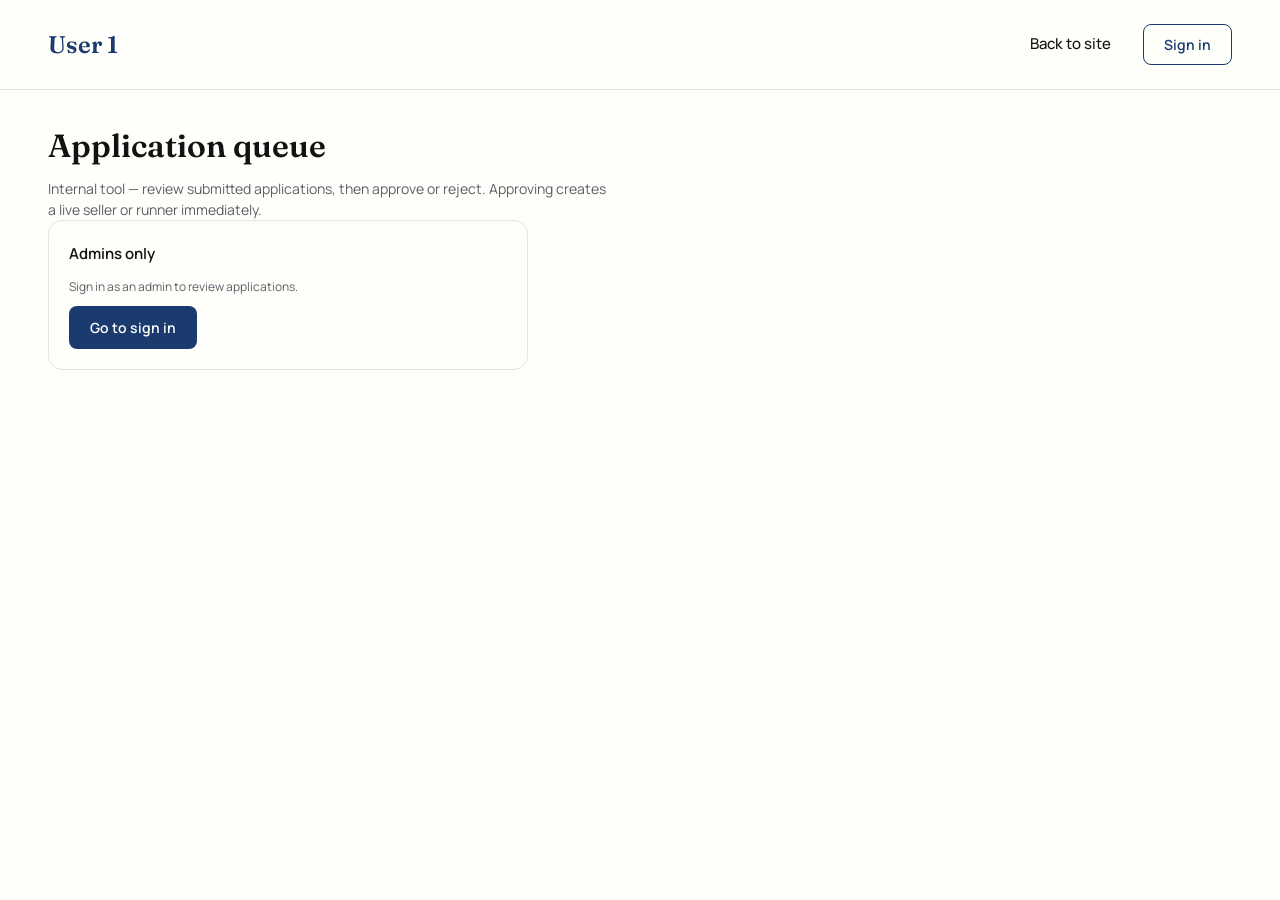
<file: admin.html>
<!doctype html>
<html lang="en">
<head>
<meta charset="utf-8">
<meta name="viewport" content="width=device-width, initial-scale=1">
<title>User 1 — Admin</title>
<link rel="stylesheet" href="https://fonts.googleapis.com/css2?family=Fraunces:wght@500;600&family=Manrope:wght@400;500;600;700&display=swap">
<link rel="stylesheet" href="css/styles.css">
</head>
<body>

<header class="site-header">
  <span class="logo">User 1</span>
  <nav class="site-nav">
    <a href="index.html">Back to site</a>
    <button class="btn btn-outline">Sign in</button>
  </nav>
</header>

<section class="page-heading">
  <h1>Application queue</h1>
  <p>Internal tool — review submitted applications, then approve or reject. Approving creates a live seller or runner immediately.</p>
</section>

<section class="panel" id="admin-denied" style="display: none; margin: 0 48px 48px; max-width: 480px;">
  <span class="panel-title">Admins only</span>
  <p class="panel-note">Sign in as an admin to review applications.</p>
  <a class="btn btn-primary" href="signin.html">Go to sign in</a>
</section>

<div id="admin-content" style="display: none;">

  <section class="filter-row">
    <button class="chip active">All</button>
    <button class="chip">Pending</button>
    <button class="chip">Approved</button>
    <button class="chip">Rejected</button>
  </section>

  <section class="applications-list" id="admin-applications-list">
    <!-- Rendered at runtime from Store.getApplications() -->
  </section>

  <section class="page-heading">
    <h2 class="listing-title" style="font-size: 20px;">Featured sellers</h2>
    <p>Featured sellers' listings appear first on browse with a "Featured" badge.</p>
  </section>

  <section class="applications-list" id="admin-featured-list">
    <!-- Rendered at runtime from Store.getSellers() -->
  </section>

  <section class="panel" style="margin: 0 48px 48px; max-width: 640px;">
    <span class="panel-title">Simulate inactivity</span>
    <p class="panel-note">Prototype only. Pushes an account's last activity back 91 days so you can see the 3-month lapse without waiting. The account disappears from browse until a reactivation request is approved here.</p>
    <label class="form-label" for="age-account-select">Account</label>
    <select class="form-input" id="age-account-select"></select>
    <button class="btn btn-outline" id="age-account-btn" style="align-self: flex-start; margin-top: 8px;">Make it 91 days inactive</button>
    <p class="panel-note" id="age-account-note"></p>
  </section>

</div>

<section class="applications-list" id="admin-applications-list">
  <!-- Rendered at runtime from Store.getApplications() -->
</section>

<script src="js/data.js"></script>
<script src="js/script.js"></script>
</body>
</html>
</file>
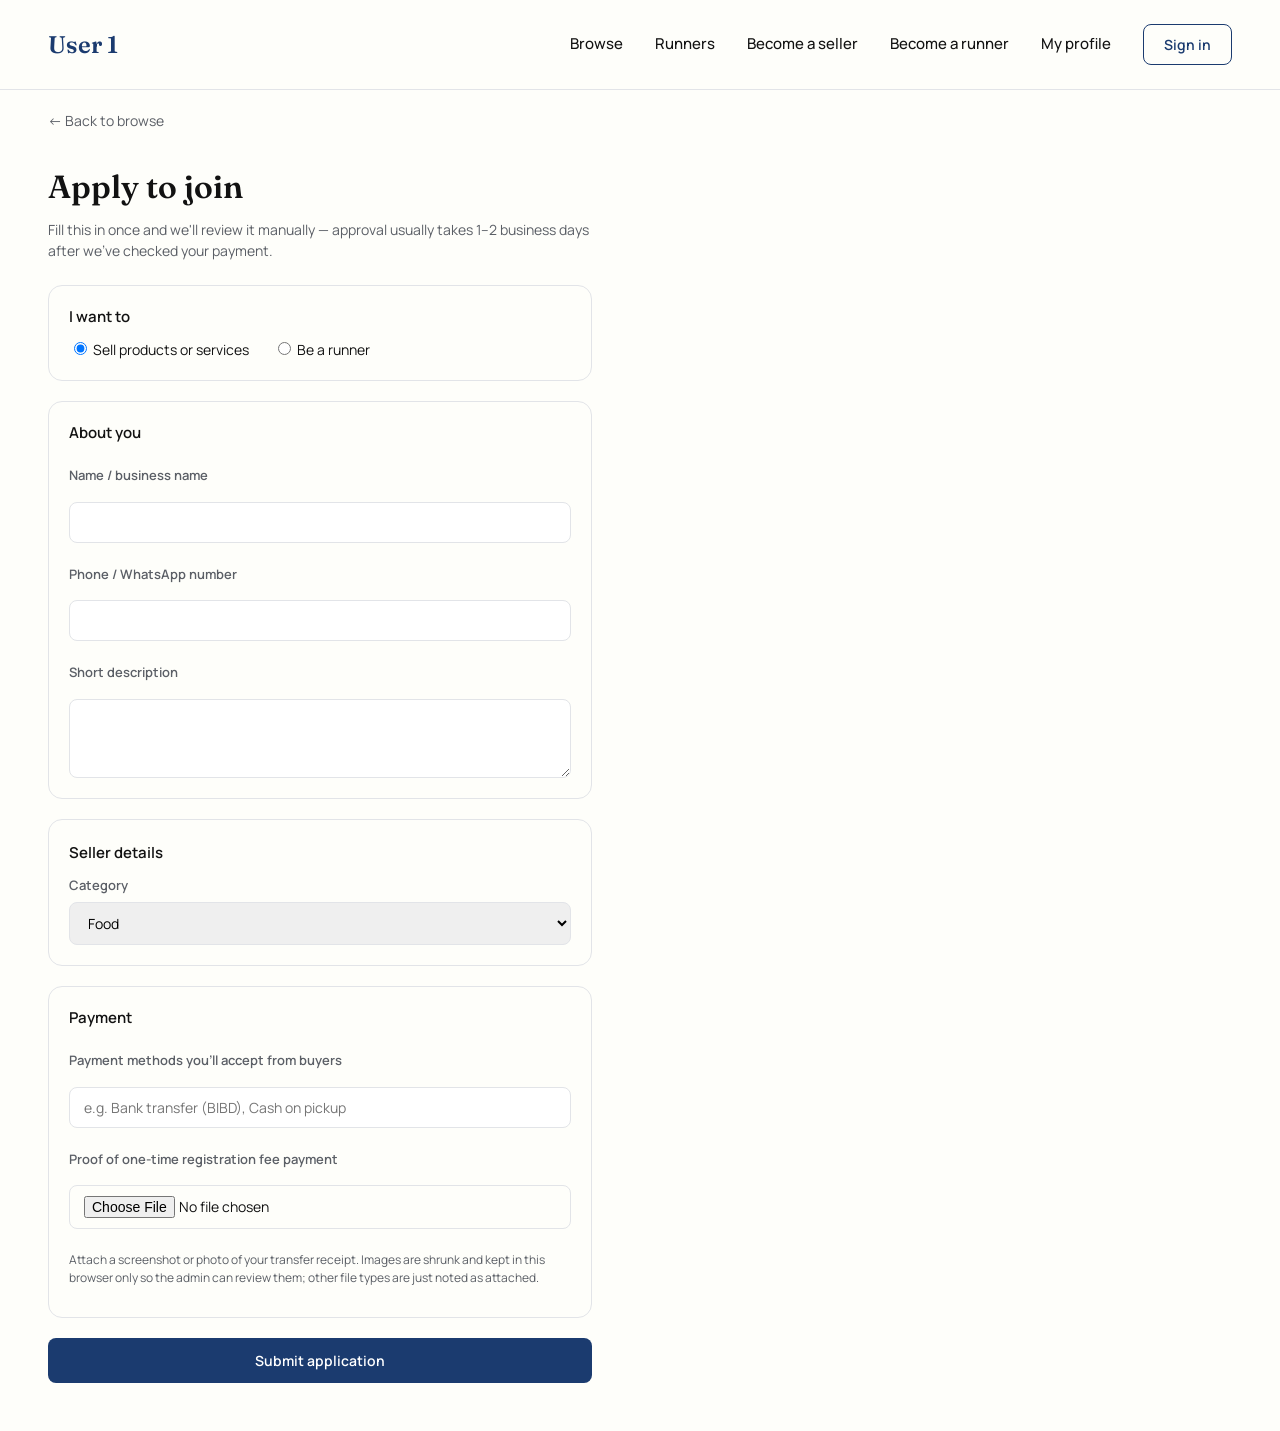
<file: apply.html>
<!doctype html>
<html lang="en">
<head>
<meta charset="utf-8">
<meta name="viewport" content="width=device-width, initial-scale=1">
<title>User 1 — Apply</title>
<link rel="stylesheet" href="https://fonts.googleapis.com/css2?family=Fraunces:wght@500;600&family=Manrope:wght@400;500;600;700&display=swap">
<link rel="stylesheet" href="css/styles.css">
</head>
<body>

<header class="site-header">
  <span class="logo">User 1</span>
  <nav class="site-nav">
    <a href="index.html">Browse</a>
    <a href="runners.html">Runners</a>
    <a href="apply.html?role=seller">Become a seller</a>
    <a href="apply.html?role=runner">Become a runner</a>
    <a href="profile.html">My profile</a>   
    <button class="btn btn-outline">Sign in</button>
  </nav>
</header>

<a class="back-link" href="index.html">&larr; Back to browse</a>

<section class="page-heading">
  <h1>Apply to join</h1>
  <p>Fill this in once and we'll review it manually — approval usually takes 1&ndash;2 business days after we've checked your payment.</p>
</section>

<form class="apply-form" id="apply-form">

  <div class="panel">
    <span class="panel-title">I want to</span>
    <div class="role-toggle">
      <label><input type="radio" name="role" id="role-seller"> Sell products or services</label>
      <label><input type="radio" name="role" id="role-runner"> Be a runner</label>
    </div>
  </div>

  <div class="panel">
    <span class="panel-title">About you</span>

    <label class="form-label" for="apply-name">Name / business name</label>
    <input class="form-input" type="text" id="apply-name" required>

    <label class="form-label" for="apply-contact">Phone / WhatsApp number</label>
    <input class="form-input" type="text" id="apply-contact" required>

    <label class="form-label" for="apply-bio">Short description</label>
    <textarea class="form-input" id="apply-bio" rows="3" required></textarea>
  </div>

  <div class="panel" id="seller-fields">
    <span class="panel-title">Seller details</span>

    <label class="form-label" for="apply-category">Category</label>
    <select class="form-input" id="apply-category">
      <option value="food">Food</option>
      <option value="crafts">Crafts</option>
      <option value="secondhand">Secondhand</option>
      <option value="services">Services</option>
    </select>
  </div>

  <div class="panel" id="runner-fields">
    <span class="panel-title">Runner details</span>

    <label class="form-label" for="apply-coverage">Coverage area</label>
    <input class="form-input" type="text" id="apply-coverage" placeholder="e.g. Gadong, Kiulap">

    <label class="form-label" for="apply-pricing">Pricing</label>
    <input class="form-input" type="text" id="apply-pricing" placeholder="e.g. $3 base + $1/km">
  </div>

  <div class="panel">
    <span class="panel-title">Payment</span>

    <label class="form-label" for="apply-payment">Payment methods you'll accept from buyers</label>
    <input class="form-input" type="text" id="apply-payment" placeholder="e.g. Bank transfer (BIBD), Cash on pickup" required>

    <label class="form-label" for="apply-proof">Proof of one-time registration fee payment</label>
    <input class="form-input" type="file" id="apply-proof" required>
    <p class="panel-note">Attach a screenshot or photo of your transfer receipt. Images are shrunk and kept in this browser only so the admin can review them; other file types are just noted as attached.</p>
  </div>

  <button type="submit" class="btn btn-primary btn-full">Submit application</button>

</form>

<div class="panel confirmation-panel" id="apply-confirmation" style="display: none;">
  <span class="panel-title">Application submitted</span>
  <p class="listing-description" id="apply-confirmation-text"></p>
  <a class="btn btn-outline" href="index.html">Back to browse</a>
</div>

<script src="js/data.js"></script>
<script src="js/script.js"></script>
</body>
</html>
</file>
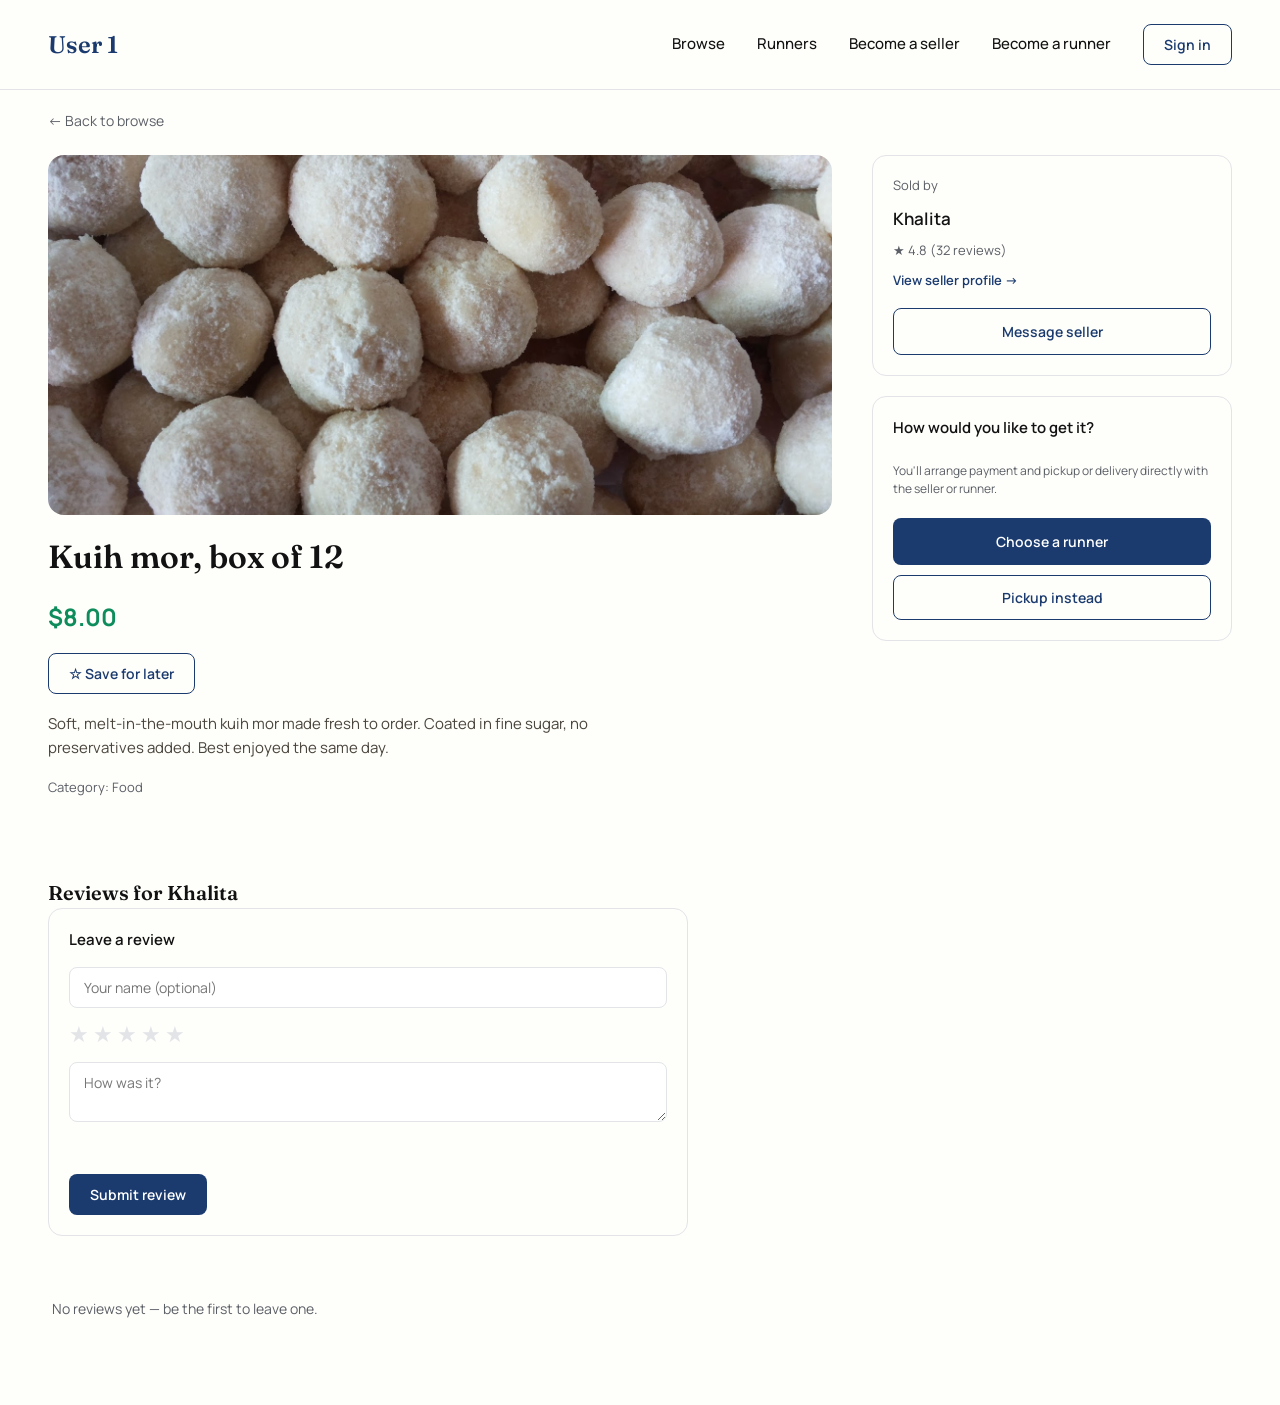
<file: listing.html>
<!doctype html>
<html lang="en">
<head>
<meta charset="utf-8">
<meta name="viewport" content="width=device-width, initial-scale=1">
<title>User 1 — Listing</title>
<link rel="stylesheet" href="https://fonts.googleapis.com/css2?family=Fraunces:wght@500;600&family=Manrope:wght@400;500;600;700&display=swap">
<link rel="stylesheet" href="css/styles.css">
</head>
<body>

<header class="site-header">
  <span class="logo">User 1</span>
  <nav class="site-nav">
    <a href="index.html">Browse</a>
    <a href="runners.html">Runners</a>
    <a href="apply.html?role=seller">Become a seller</a>
    <a href="apply.html?role=runner">Become a runner</a>
    <button class="btn btn-outline">Sign in</button>
  </nav>
</header>

<a class="back-link" href="index.html">&larr; Back to browse</a>

<div class="listing-layout">

  <div class="listing-main">
    <div class="listing-image" id="listing-image"></div>
    <div class="listing-thumbs" id="listing-thumbs"></div>    
    <h1 class="listing-title" id="listing-title"></h1>
    <span class="listing-price" id="listing-price"></span>
    <button class="btn btn-outline" id="save-listing-btn" style="align-self: flex-start;">&#9734; Save for later</button>
    <p class="listing-description" id="listing-description"></p>
    <span class="listing-meta" id="listing-category"></span>
  </div>

  <aside class="sidebar">

    <div class="panel">
      <span class="panel-label">Sold by</span>
      <span class="seller-name" id="seller-name"></span>
      <span class="rating" id="seller-rating"></span>
      <a class="panel-link" href="#" id="seller-link">View seller profile &rarr;</a>
      <a class="btn btn-outline btn-full" href="#" id="message-seller-link" style="margin-top: 8px;">Message seller</a>
    </div>

    <div class="panel">
      <span class="panel-title">How would you like to get it?</span>
      <p class="panel-note">You'll arrange payment and pickup or delivery directly with the seller or runner.</p>
      <a class="btn btn-primary btn-full" href="runners.html" id="choose-runner-link">Choose a runner</a>
      <button class="btn btn-outline btn-full" id="pickup-btn">Pickup instead</button>
      <p class="confirm-note" id="pickup-confirm"></p>
    </div>

  </aside>

</div>

<section class="page-heading">
  <h2 class="listing-title" style="font-size: 20px;">Reviews for <span id="review-target-name"></span></h2>
</section>

<section class="panel" style="margin: 0 48px 24px; max-width: 640px;">
  <span class="panel-title">Leave a review</span>
  <input class="form-input" type="text" id="review-author" placeholder="Your name (optional)">
  <div class="star-input" id="review-stars" data-value="0">
    <button type="button" class="star-btn" data-star="1">&#9733;</button>
    <button type="button" class="star-btn" data-star="2">&#9733;</button>
    <button type="button" class="star-btn" data-star="3">&#9733;</button>
    <button type="button" class="star-btn" data-star="4">&#9733;</button>
    <button type="button" class="star-btn" data-star="5">&#9733;</button>
  </div>
  <textarea class="form-input" id="review-comment" rows="2" placeholder="How was it?"></textarea>
  <button class="btn btn-primary" id="review-submit-btn" style="align-self: flex-start; margin-top: 8px;">Submit review</button>
</section>

<section class="reviews-section" id="reviews-list"></section>

<script src="js/data.js"></script>
<script src="js/script.js"></script>
</body>
</html>
</file>
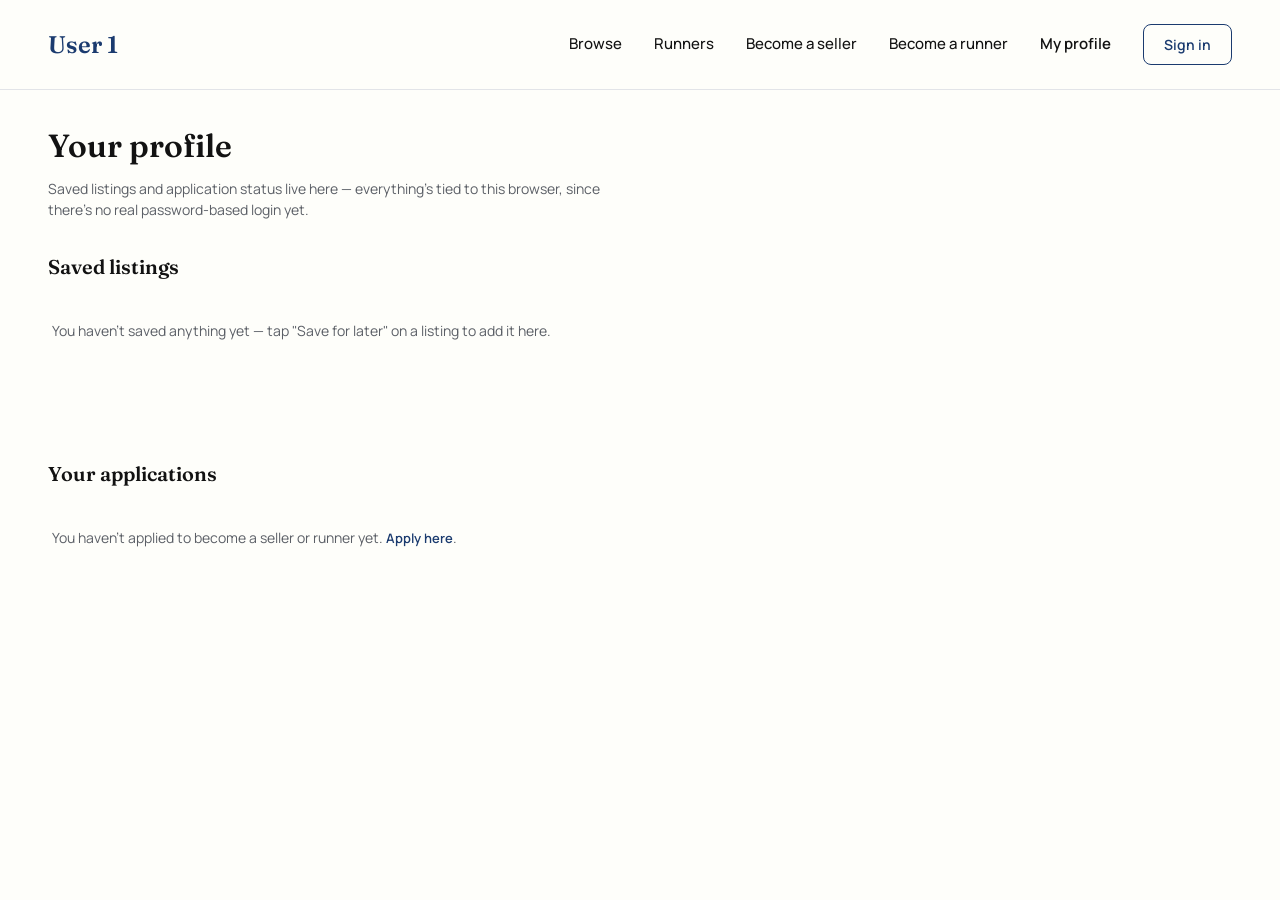
<file: profile.html>
<!doctype html>
<html lang="en">
<head>
<meta charset="utf-8">
<meta name="viewport" content="width=device-width, initial-scale=1">
<title>User 1 — My profile</title>
<link rel="stylesheet" href="https://fonts.googleapis.com/css2?family=Fraunces:wght@500;600&family=Manrope:wght@400;500;600;700&display=swap">
<link rel="stylesheet" href="css/styles.css">
</head>
<body>

<header class="site-header">
  <span class="logo">User 1</span>
  <nav class="site-nav">
    <a href="index.html">Browse</a>
    <a href="runners.html">Runners</a>
    <a href="apply.html?role=seller">Become a seller</a>
    <a href="apply.html?role=runner">Become a runner</a>
    <a href="profile.html" class="active">My profile</a>
    <button class="btn btn-outline">Sign in</button>
  </nav>
</header>

<section class="page-heading">
  <h1>Your profile</h1>
  <p>Saved listings and application status live here — everything's tied to this browser, since there's no real password-based login yet.</p>
</section>

<section class="panel" id="account-shortcut-panel" style="margin: 32px 48px 32px; max-width: 480px; display: none; gap: 16px;">
   <span class="panel-title" id="account-shortcut-title" style="line-height: 1.0;"></span>
  <p class="panel-note" id="account-shortcut-note" style="line-height: 3.8;"></p>
  <a class="btn btn-primary" id="account-shortcut-link" href="#"></a>
</section>

<div id="buyer-profile-sections">
  <section class="page-heading">
    <h2 class="listing-title" style="font-size: 20px;">Saved listings</h2>
  </section>

  <section class="listing-grid" id="saved-listings-grid">
    <!-- Rendered at runtime from Store.getSavedListingIds() -->
  </section>

  <section class="page-heading">
    <h2 class="listing-title" style="font-size: 20px;">Your applications</h2>
  </section>

  <section class="applications-list" id="applications-list">
    <!-- Rendered at runtime from Store.getApplications() -->
  </section>
</div>

<script src="js/data.js"></script>
<script src="js/script.js"></script>
</body>
</html>
</file>
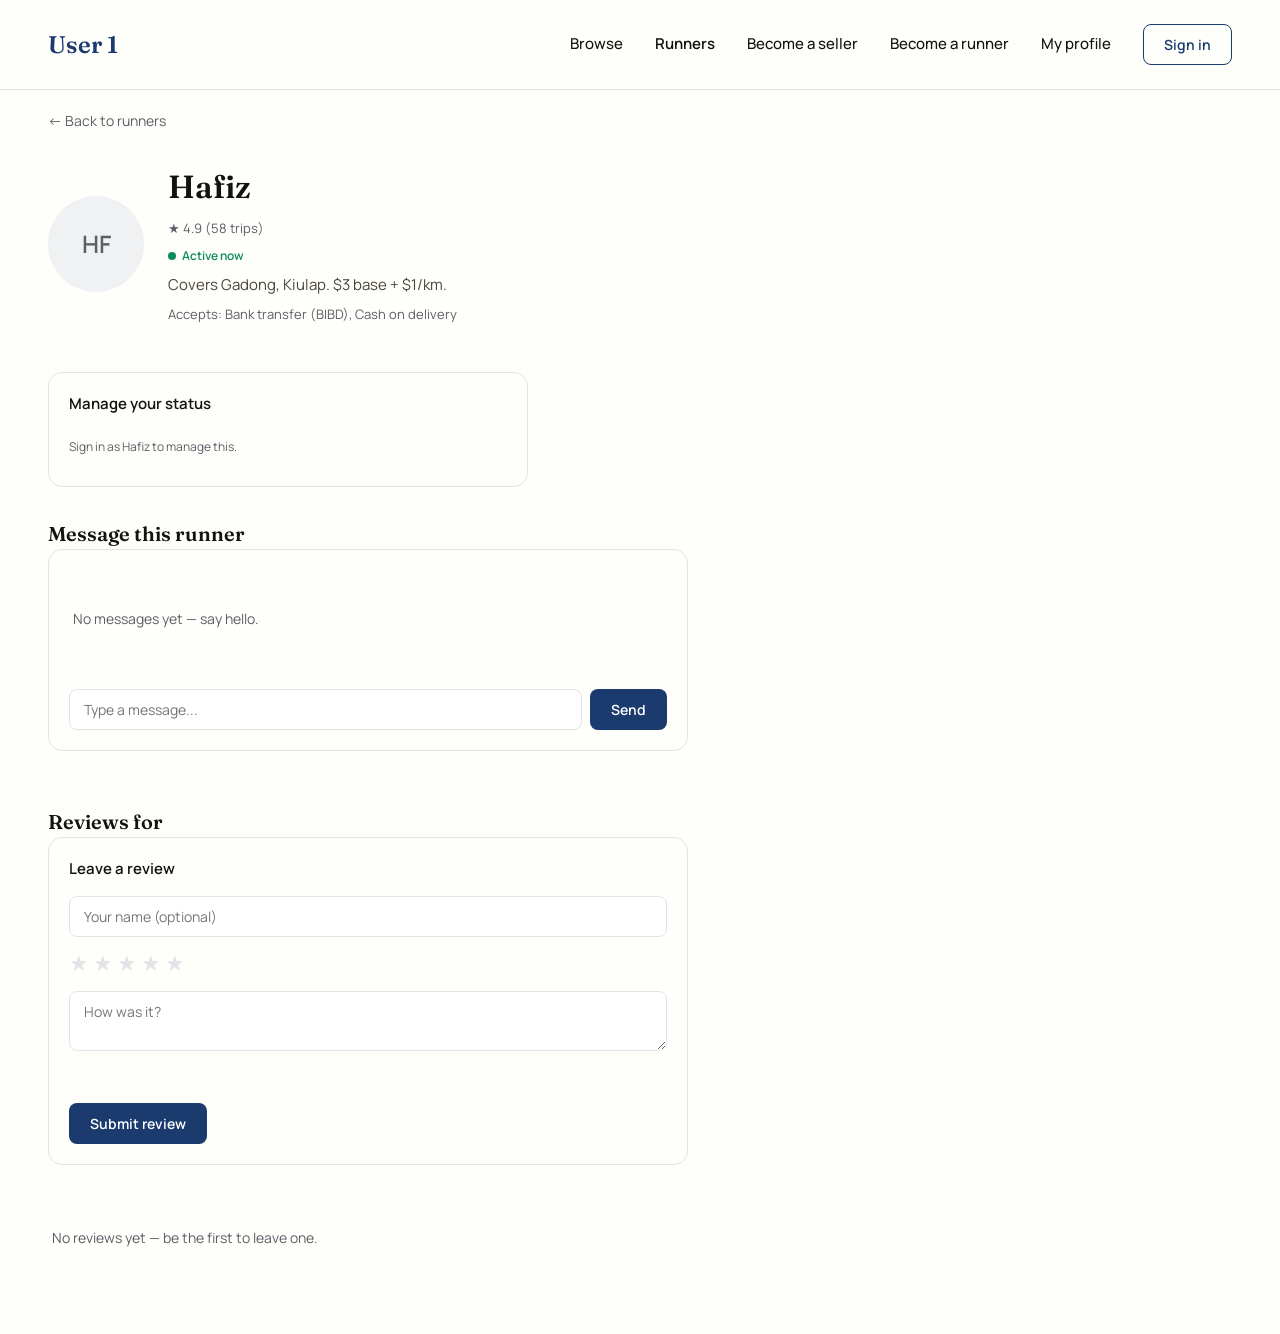
<file: runner.html>
<!doctype html>
<html lang="en">
<head>
<meta charset="utf-8">
<meta name="viewport" content="width=device-width, initial-scale=1">
<title>User 1 — Runner</title>
<link rel="stylesheet" href="https://fonts.googleapis.com/css2?family=Fraunces:wght@500;600&family=Manrope:wght@400;500;600;700&display=swap">
<link rel="stylesheet" href="css/styles.css">
</head>
<body>

<header class="site-header">
  <span class="logo">User 1</span>
  <nav class="site-nav">
    <a href="index.html">Browse</a>
    <a href="runners.html" class="active">Runners</a>
    <a href="apply.html?role=seller">Become a seller</a>
    <a href="apply.html?role=runner">Become a runner</a>
    <a href="profile.html">My profile</a>
    <button class="btn btn-outline">Sign in</button>
  </nav>
</header>

<a class="back-link" href="runners.html">&larr; Back to runners</a>

<section class="seller-header" id="runner-profile">
  <div class="seller-avatar" id="runner-avatar"></div>
  <div class="seller-info">
    <h1 class="listing-title" id="runner-name"></h1>
    <span class="rating" id="runner-rating"></span>
    <span class="status" id="runner-status"></span>
    <p class="listing-description" id="runner-coverage"></p>
    <span class="listing-meta" id="runner-payment"></span>
  </div>
</section>

<div id="lapsed-notice"></div>

<section class="panel" style="margin: 24px 48px 0; max-width: 480px;">
  <span class="panel-title">Manage your status</span>
  <p class="panel-note" id="runner-status-note"></p>
  <button class="btn btn-outline btn-full" id="runner-toggle-active-btn"></button>
</section>

<section class="page-heading">
  <h2 class="listing-title" style="font-size: 20px;">Message this runner</h2>
</section>

<section class="panel" style="margin: 0 48px 24px; max-width: 640px;">
  <div class="message-thread" id="message-thread-list"></div>
  <div class="message-compose">
    <input class="form-input" type="text" id="message-input" placeholder="Type a message...">
    <button class="btn btn-primary" id="message-send-btn">Send</button>
  </div>
</section>

<section class="page-heading">
  <h2 class="listing-title" style="font-size: 20px;">Reviews for <span id="review-target-name"></span></h2>
</section>

<section class="panel" style="margin: 0 48px 24px; max-width: 640px;">
  <span class="panel-title">Leave a review</span>
  <input class="form-input" type="text" id="review-author" placeholder="Your name (optional)">
  <div class="star-input" id="review-stars" data-value="0">
    <button type="button" class="star-btn" data-star="1">&#9733;</button>
    <button type="button" class="star-btn" data-star="2">&#9733;</button>
    <button type="button" class="star-btn" data-star="3">&#9733;</button>
    <button type="button" class="star-btn" data-star="4">&#9733;</button>
    <button type="button" class="star-btn" data-star="5">&#9733;</button>
  </div>
  <textarea class="form-input" id="review-comment" rows="2" placeholder="How was it?"></textarea>
  <button class="btn btn-primary" id="review-submit-btn" style="align-self: flex-start; margin-top: 8px;">Submit review</button>
</section>

<section class="reviews-section" id="reviews-list"></section>

<script src="js/data.js"></script>
<script src="js/script.js"></script>
</body>
</html>
</file>
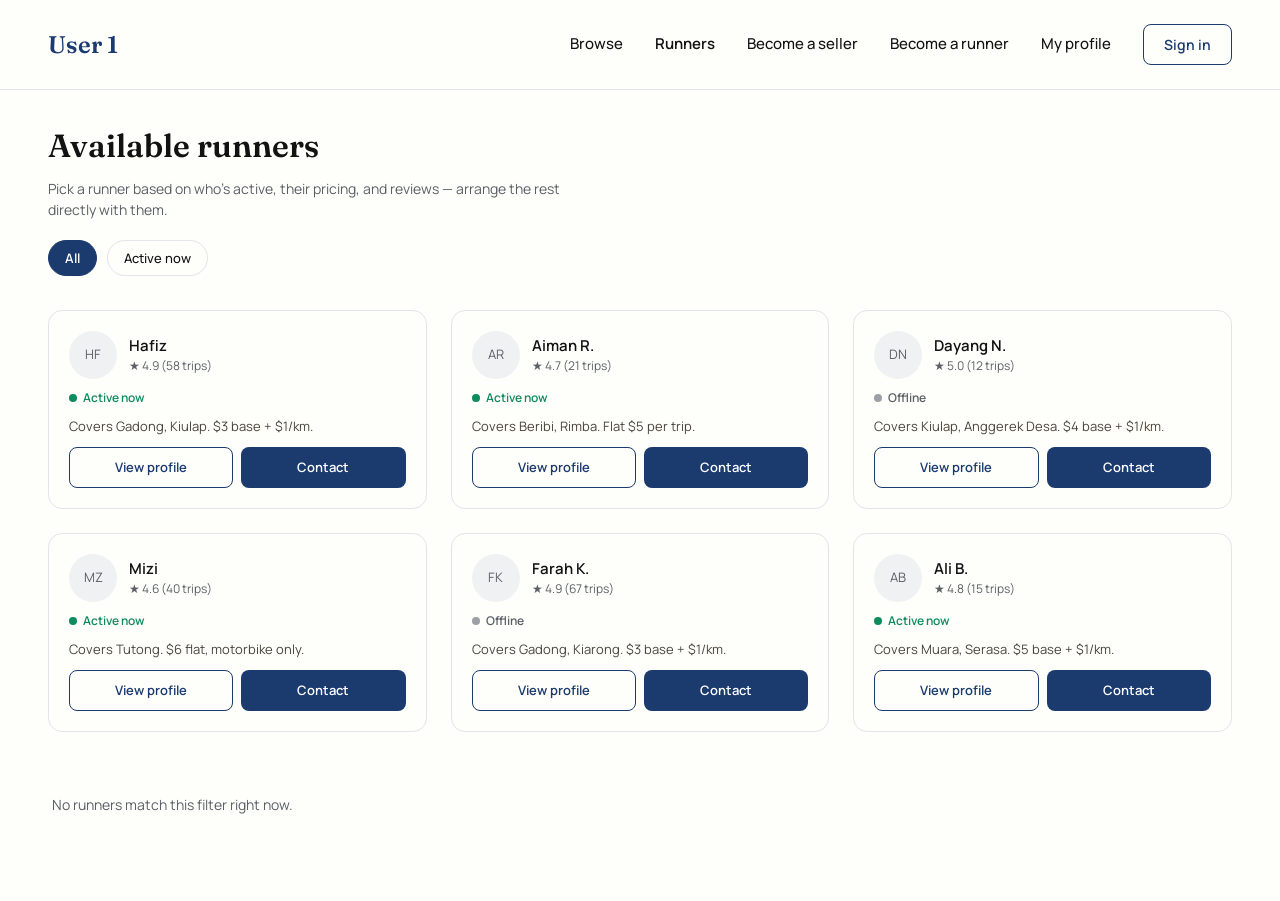
<file: runners.html>
<!doctype html>
<html lang="en">
<head>
<meta charset="utf-8">
<meta name="viewport" content="width=device-width, initial-scale=1">
<title>User 1 — Runners</title>
<link rel="stylesheet" href="https://fonts.googleapis.com/css2?family=Fraunces:wght@500;600&family=Manrope:wght@400;500;600;700&display=swap">
<link rel="stylesheet" href="css/styles.css">
</head>
<body>

<header class="site-header">
  <span class="logo">User 1</span>
  <nav class="site-nav">
    <a href="index.html">Browse</a>
    <a href="runners.html" class="active">Runners</a>
    <a href="apply.html?role=seller">Become a seller</a>
    <a href="apply.html?role=runner">Become a runner</a>
    <a href="profile.html">My profile</a>
    <button class="btn btn-outline">Sign in</button>
  </nav>
</header>

<section class="page-heading">
  <h1>Available runners</h1>
  <p>Pick a runner based on who's active, their pricing, and reviews — arrange the rest directly with them.</p>
</section>

<section class="filter-row">
  <button class="chip active">All</button>
  <button class="chip">Active now</button>
</section>

<section class="runner-grid" id="runner-grid">
  <!-- Cards are rendered here at runtime from js/data.js via js/script.js -->
</section>

<script src="js/data.js"></script>
<script src="js/script.js"></script>
</body>
</html>
</file>
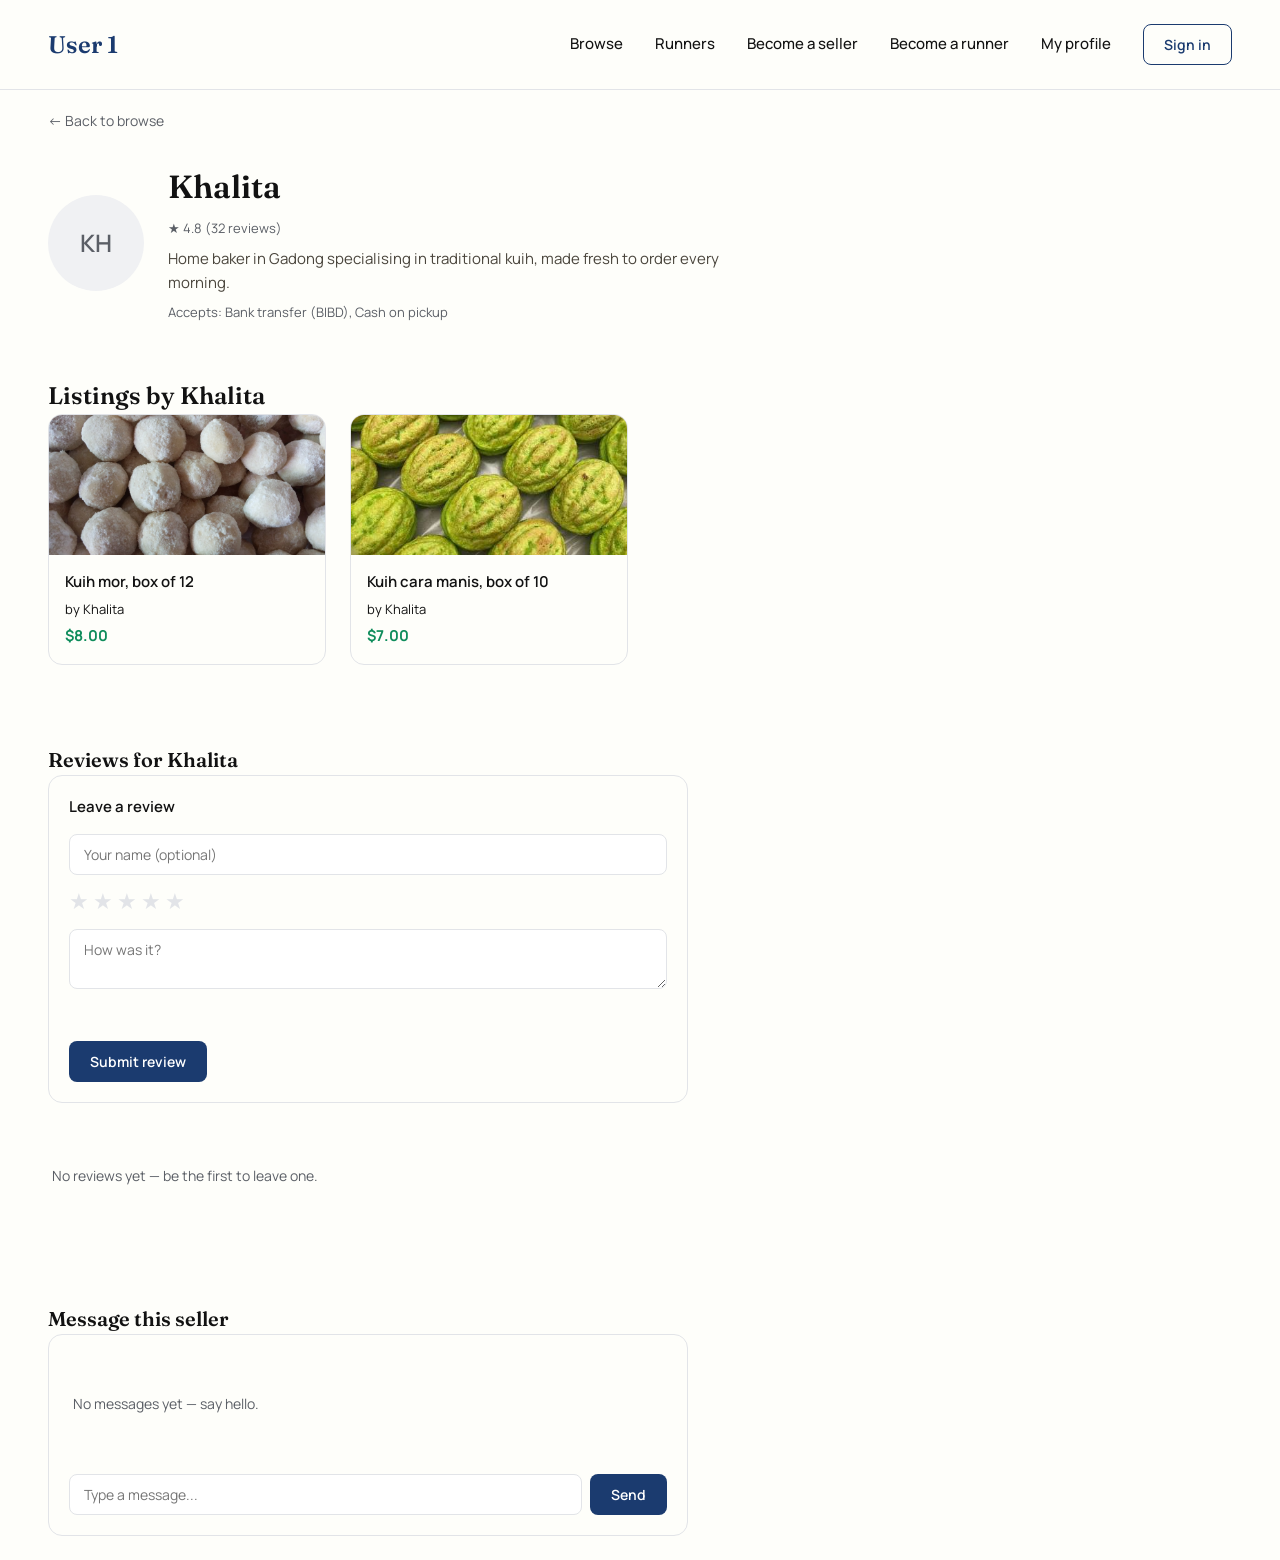
<file: seller.html>
<!doctype html>
<html lang="en">
<head>
<meta charset="utf-8">
<meta name="viewport" content="width=device-width, initial-scale=1">
<title>User 1 — Seller</title>
<link rel="stylesheet" href="https://fonts.googleapis.com/css2?family=Fraunces:wght@500;600&family=Manrope:wght@400;500;600;700&display=swap">
<link rel="stylesheet" href="css/styles.css">
</head>
<body>

<header class="site-header">
  <span class="logo">User 1</span>
  <nav class="site-nav">
    <a href="index.html">Browse</a>
    <a href="runners.html">Runners</a>
    <a href="apply.html?role=seller">Become a seller</a>
    <a href="apply.html?role=runner">Become a runner</a>
    <a href="profile.html">My profile</a>
    <button class="btn btn-outline">Sign in</button>
  </nav>
</header>

<a class="back-link" href="index.html">&larr; Back to browse</a>

<section class="seller-header" id="seller-profile">
  <div class="seller-avatar" id="seller-avatar"></div>
  <div class="seller-info">
    <h1 class="listing-title" id="seller-name"></h1>
    <span class="rating" id="seller-rating"></span>
    <p class="listing-description" id="seller-bio"></p>
    <span class="listing-meta" id="seller-payment"></span>
  </div>
</section>

<div id="lapsed-notice"></div>

<section class="page-heading">
  <h2 class="listing-title" style="font-size: 24px;" id="seller-listings-heading"></h2>
</section>

<section class="listing-grid" id="seller-listings-grid">
  <!-- Cards are rendered here at runtime from js/data.js via js/script.js -->
</section>

<div id="seller-manage-section" style="display: none;">
  <section class="page-heading">
    <h2 class="listing-title" style="font-size: 20px;">Manage your listings</h2>
  </section>

  <section class="applications-list" id="seller-manage-list"></section>

  <section class="panel" style="margin: 0 48px 48px; max-width: 640px;">
    <span class="panel-title" id="listing-form-title">Add a listing</span>

    <label class="form-label" for="new-listing-title">Title</label>
    <input class="form-input" type="text" id="new-listing-title">

    <label class="form-label" for="new-listing-price">Price ($)</label>
    <input class="form-input" type="number" step="0.01" min="0" id="new-listing-price">

    <label class="form-label" for="new-listing-category">Category</label>
    <select class="form-input" id="new-listing-category">
      <option value="food">Food</option>
      <option value="crafts">Crafts</option>
      <option value="secondhand">Secondhand</option>
      <option value="services">Services</option>
    </select>


    <div id="category-detail-wrap" style="display: contents;"></div>

    <label class="form-label" for="new-listing-description">Description</label>
    <textarea class="form-input" id="new-listing-description" rows="2"></textarea>

    <span class="form-label">Photos</span>
    <div class="dropzone" id="photo-dropzone">Drag &amp; drop photos here, or click to browse</div>
    <input type="file" id="new-listing-photos" accept="image/*" multiple style="display: none;">
    <div class="drop-previews" id="photo-previews"></div>

    <div class="row-actions" style="margin-top: 8px;">
      <button class="btn btn-primary" id="add-listing-btn">Add listing</button>
      <button class="btn btn-outline" id="cancel-edit-btn" style="display: none;">Cancel</button>
    </div>
  </section>
</div>

<section class="page-heading">
  <h2 class="listing-title" style="font-size: 20px;">Reviews for <span id="review-target-name"></span></h2>
</section>

<section class="panel" style="margin: 0 48px 24px; max-width: 640px;">
  <span class="panel-title">Leave a review</span>
  <input class="form-input" type="text" id="review-author" placeholder="Your name (optional)">
  <div class="star-input" id="review-stars" data-value="0">
    <button type="button" class="star-btn" data-star="1">&#9733;</button>
    <button type="button" class="star-btn" data-star="2">&#9733;</button>
    <button type="button" class="star-btn" data-star="3">&#9733;</button>
    <button type="button" class="star-btn" data-star="4">&#9733;</button>
    <button type="button" class="star-btn" data-star="5">&#9733;</button>
  </div>
  <textarea class="form-input" id="review-comment" rows="2" placeholder="How was it?"></textarea>
  <button class="btn btn-primary" id="review-submit-btn" style="align-self: flex-start; margin-top: 8px;">Submit review</button>
</section>

<section class="reviews-section" id="reviews-list"></section>

<section class="page-heading">
  <h2 class="listing-title" style="font-size: 20px;">Message this seller</h2>
</section>

<section class="panel" style="margin: 0 48px 24px; max-width: 640px;">
  <div class="message-thread" id="message-thread-list"></div>
  <div class="message-compose">
    <input class="form-input" type="text" id="message-input" placeholder="Type a message...">
    <button class="btn btn-primary" id="message-send-btn">Send</button>
  </div>
</section>

<script src="js/data.js"></script>
<script src="js/script.js"></script>
</body>
</html>
</file>
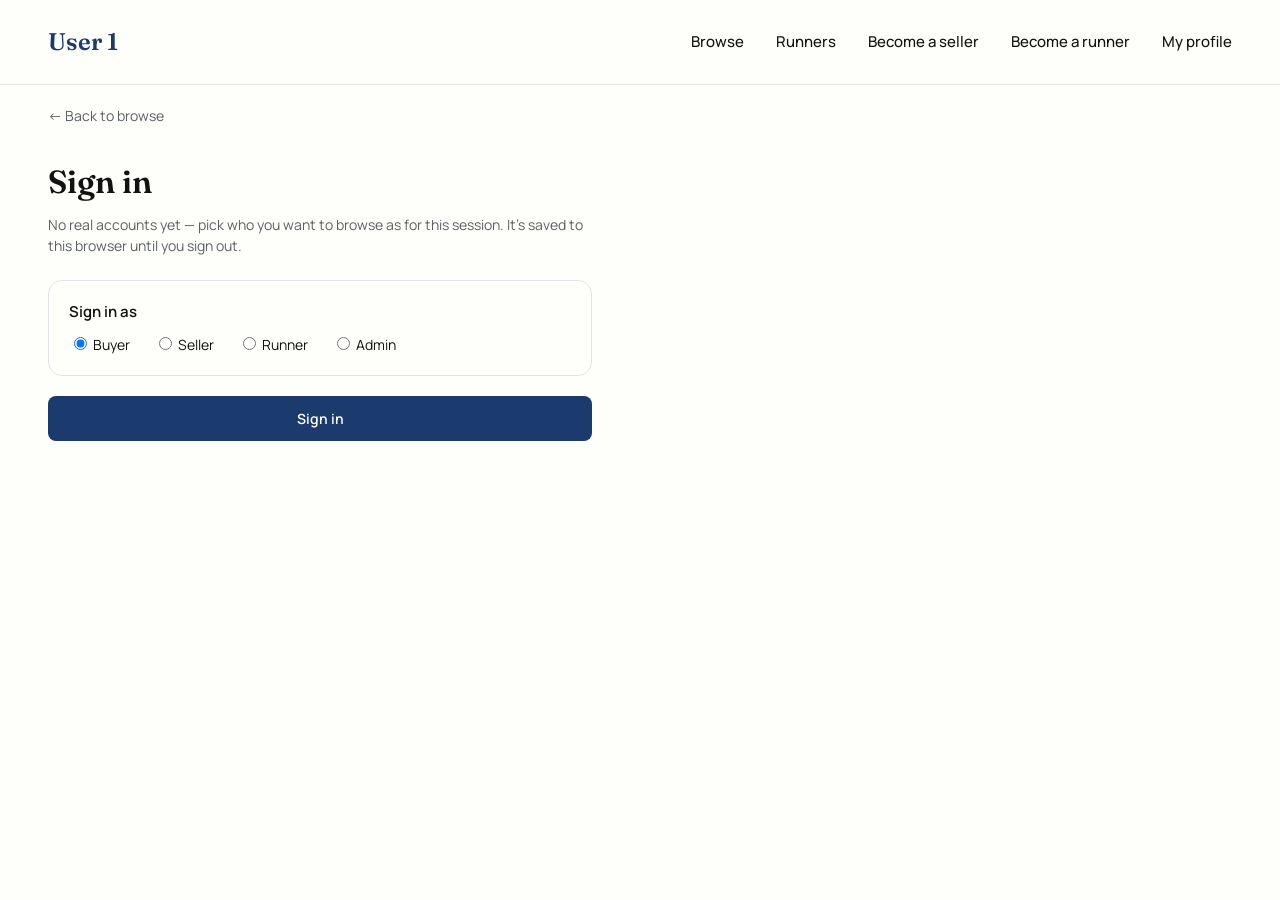
<file: signin.html>
<!doctype html>
<html lang="en">
<head>
<meta charset="utf-8">
<meta name="viewport" content="width=device-width, initial-scale=1">
<title>User 1 — Sign in</title>
<link rel="stylesheet" href="https://fonts.googleapis.com/css2?family=Fraunces:wght@500;600&family=Manrope:wght@400;500;600;700&display=swap">
<link rel="stylesheet" href="css/styles.css">
</head>
<body>

<header class="site-header">
  <span class="logo">User 1</span>
  <nav class="site-nav">
    <a href="index.html">Browse</a>
    <a href="runners.html">Runners</a>
    <a href="apply.html?role=seller">Become a seller</a>
    <a href="apply.html?role=runner">Become a runner</a>
    <a href="profile.html">My profile</a>
  </nav>
</header>

<a class="back-link" href="index.html">&larr; Back to browse</a>

<section class="page-heading">
  <h1>Sign in</h1>
  <p>No real accounts yet — pick who you want to browse as for this session. It's saved to this browser until you sign out.</p>
</section>

<form class="apply-form" id="signin-form">

  <div class="panel">
    <span class="panel-title">Sign in as</span>
    <div class="role-toggle">
      <label><input type="radio" name="signin-type" id="signin-buyer" checked> Buyer</label>
      <label><input type="radio" name="signin-type" id="signin-seller"> Seller</label>
      <label><input type="radio" name="signin-type" id="signin-runner"> Runner</label>
      <label><input type="radio" name="signin-type" id="signin-admin"> Admin</label>
    </div>
  </div>

  <div class="panel" id="signin-seller-fields" style="display: none;">
    <span class="panel-title">Which seller?</span>
    <select class="form-input" id="signin-seller-select"></select>
  </div>

  <div class="panel" id="signin-runner-fields" style="display: none;">
    <span class="panel-title">Which runner?</span>
    <select class="form-input" id="signin-runner-select"></select>
  </div>

  <button type="submit" class="btn btn-primary btn-full">Sign in</button>

</form>

<script src="js/data.js"></script>
<script src="js/script.js"></script>
</body>
</html>
</file>
<file: css/styles.css>
/* Marketplace prototype — shared styles */

:root {
  --bg: #FEFEFA;
  --surface: #FEFEFA;
  --text: #121212;
  --text-secondary: #5B5F66;
  --accent: #1B3B6F;
  --accent-dark: #12284D;
  --border: #E2E4E8;
  --muted-bg: #F0F1F3;
  --success: #0E8C5B;
  --offline: #9AA0A6;
  --danger: #B3261E;  
  --font-display: 'Fraunces', Georgia, serif;
  --font-body: 'Manrope', -apple-system, sans-serif;
}

* {
  box-sizing: border-box;
}

body {
  margin: 0;
  font-family: var(--font-body);
  background: var(--bg);
  color: var(--text);
  line-height: 1.5;
}

a {
  text-decoration: none;
  color: inherit;
}

.wrap {
  max-width: 1280px;
  margin: 0 auto;
}

/* Header */

.site-header {
  display: flex;
  align-items: center;
  justify-content: space-between;
  padding: 24px 48px;
  border-bottom: 1px solid var(--border);
}

.logo {
  font-family: var(--font-display);
  font-size: 24px;
  font-weight: 600;
  color: var(--accent);
}

.site-nav {
  display: flex;
  align-items: center;
  gap: 32px;
}

.site-nav a {
  font-size: 15px;
  font-weight: 500;
}

.site-nav a.active {
  font-weight: 600;
}

/* Buttons */

.btn {
  font-family: inherit;
  font-size: 14px;
  font-weight: 600;
  border-radius: 8px;
  padding: 10px 20px;
  cursor: pointer;
  border: 1px solid transparent;
  display: inline-flex;
  align-items: center;
  justify-content: center;
}

.btn-outline {
  background: transparent;
  border-color: var(--accent);
  color: var(--accent);
}

.btn-outline:hover {
  background: var(--muted-bg);
}

.btn-primary {
  background: var(--accent);
  color: #FFFFFF;
}

.btn-primary:hover {
  background: var(--accent-dark);
}

.btn-full {
  width: 100%;
  padding: 12px;
}

/* Hero / search */

.hero {
  padding: 48px 48px 32px;
  display: flex;
  flex-direction: column;
  gap: 20px;
}

.hero h1 {
  font-family: var(--font-display);
  font-size: 40px;
  font-weight: 600;
  margin: 0;
  max-width: 660px;
  line-height: 1.2;
}

.search-bar {
  display: flex;
  gap: 12px;
  max-width: 580px;
}

.search-bar input {
  flex: 1;
  padding: 14px 18px;
  border-radius: 10px;
  border: 1px solid var(--border);
  font-size: 15px;
  font-family: inherit;
}

.sr-only {
  position: absolute;
  width: 1px;
  height: 1px;
  overflow: hidden;
}

/* Chips */

.chips {
  display: flex;
  gap: 10px;
  flex-wrap: wrap;
}

.chip {
  font-family: inherit;
  padding: 8px 16px;
  border-radius: 999px;
  border: 1px solid var(--border);
  background: var(--surface);
  color: var(--text);
  font-size: 13px;
  font-weight: 500;
  cursor: pointer;
}

.chip.active {
  border-color: var(--accent);
  background: var(--accent);
  color: #FFFFFF;
  font-weight: 600;
}

/* Listing grid / cards */

.listing-grid {
  padding: 0 48px 48px;
  display: grid;
  grid-template-columns: repeat(auto-fill, minmax(260px, 1fr));
  gap: 24px;
}

.card {
  display: flex;
  flex-direction: column;
  background: var(--surface);
  border: 1px solid var(--border);
  border-radius: 14px;
  overflow: hidden;
}

.card a {
  color: inherit;
  text-decoration: none;
}

.card-image {
  height: 140px;
  background: var(--muted-bg);
  display: flex;
  align-items: center;
  justify-content: center;
  color: var(--text-secondary);
  font-size: 12px;
  overflow: hidden;
}

.card-image img {
  width: 100%;
  height: 100%;
  object-fit: cover;
  display: block;
}

.card-body {
  padding: 16px;
  display: flex;
  flex-direction: column;
  gap: 6px;
}

.card-title {
  font-size: 15px;
  font-weight: 600;
}

.card-seller {
  font-size: 13px;
  color: var(--text-secondary);
}

.card-price {
  font-size: 15px;
  font-weight: 700;
  color: var(--success);
}

/* Listing detail */

.back-link {
  padding: 20px 48px 0;
  font-size: 14px;
  color: var(--text-secondary);
  display: block;
}

.listing-layout {
  padding: 24px 48px 48px;
  display: flex;
  gap: 40px;
  flex-wrap: wrap;
}

.listing-main {
  flex: 1 1 480px;
  display: flex;
  flex-direction: column;
  gap: 18px;
}

.listing-image {
  height: 360px;
  background: var(--muted-bg);
  border-radius: 16px;
  display: flex;
  align-items: center;
  justify-content: center;
  color: var(--text-secondary);
  font-size: 13px;
  overflow: hidden;
}

.listing-image img {
  width: 100%;
  height: 100%;
  object-fit: cover;
  display: block;
}

.image-fallback-text {
  color: var(--text-secondary);
  font-size: 12px;
}

.listing-thumbs {
  display: flex;
  gap: 8px;
  flex-wrap: wrap;
}

.listing-thumbs:empty {
  display: none;
}

.thumb-btn {
  width: 72px;
  height: 72px;
  padding: 0;
  border: 2px solid transparent;
  border-radius: 10px;
  background: var(--muted-bg);
  overflow: hidden;
  cursor: pointer;
  display: flex;
  align-items: center;
  justify-content: center;
}

.thumb-btn.active {
  border-color: var(--accent);
}

.thumb-btn img {
  width: 100%;
  height: 100%;
  object-fit: cover;
  display: block;
}

.thumb-btn .image-fallback-text {
  font-size: 10px;
  line-height: 1.2;
  text-align: center;
}

.dropzone {
  margin-top: 6px;
  padding: 28px 16px;
  border: 2px dashed var(--border);
  border-radius: 10px;
  text-align: center;
  font-size: 14px;
  color: var(--text-secondary);
  cursor: pointer;
}

.dropzone:hover,
.dropzone.dragover {
  border-color: var(--accent);
  background: var(--muted-bg);
  color: var(--accent);
}

.drop-previews {
  display: flex;
  gap: 8px;
  flex-wrap: wrap;
  margin-top: 8px;
}

.drop-previews:empty {
  display: none;
}

.drop-preview {
  position: relative;
  width: 72px;
  height: 72px;
  border-radius: 10px;
  overflow: hidden;
  border: 1px solid var(--border);
}

.drop-preview img {
  width: 100%;
  height: 100%;
  object-fit: cover;
  display: block;
}

.drop-preview-remove {
  position: absolute;
  top: 2px;
  right: 2px;
  width: 20px;
  height: 20px;
  padding: 0;
  border: none;
  border-radius: 50%;
  background: rgba(18, 18, 18, 0.7);
  color: #FFFFFF;
  font-size: 14px;
  line-height: 1;
  cursor: pointer;
}

.listing-title {
  font-family: var(--font-display);
  font-size: 32px;
  font-weight: 600;
  margin: 0;
}

.listing-price {
  font-size: 24px;
  font-weight: 700;
  color: var(--success);
}

.listing-description {
  font-size: 15px;
  color: #4A453C;
  line-height: 1.6;
  max-width: 560px;
  margin: 0;
}

.listing-meta {
  font-size: 13px;
  color: var(--text-secondary);
}

.sidebar {
  width: 360px;
  flex-shrink: 0;
  display: flex;
  flex-direction: column;
  gap: 20px;
}

.panel {
  border: 1px solid var(--border);
  border-radius: 14px;
  padding: 20px;
  background: var(--surface);
  display: flex;
  flex-direction: column;
  gap: 10px;
}

.panel-label {
  font-size: 13px;
  color: var(--text-secondary);
}

.seller-name {
  font-size: 17px;
  font-weight: 600;
}

.rating {
  font-size: 13px;
  color: var(--text-secondary);
}

.panel-link {
  font-size: 13px;
  font-weight: 600;
  color: var(--accent);
}

.panel-title {
  font-size: 15px;
  font-weight: 600;
}

.panel-note {
  font-size: 12px;
  color: var(--text-secondary);
  line-height: 1.5;
  margin-bottom: 10px;
}

/* Runner directory */

.page-heading {
  padding: 32px 48px 0;
  display: flex;
  flex-direction: column;
  gap: 8px;
}

.page-heading h1 {
  font-family: var(--font-display);
  font-size: 32px;
  font-weight: 600;
  margin: 0;
}

.page-heading p {
  font-size: 14px;
  color: var(--text-secondary);
  margin: 0;
  max-width: 560px;
}

.filter-row {
  margin-bottom: 10px;
  padding: 20px 48px 0;
  display: flex;
  gap: 10px;
}

.runner-grid {
  padding: 24px 48px 48px;
  display: grid;
  grid-template-columns: repeat(auto-fill, minmax(280px, 1fr));
  gap: 24px;
}

.runner-card {
  border: 1px solid var(--border);
  border-radius: 14px;
  padding: 20px;
  background: var(--surface);
  display: flex;
  flex-direction: column;
  gap: 10px;
}

.runner-top {
  display: flex;
  align-items: center;
  gap: 12px;
}

.runner-avatar {
  width: 48px;
  height: 48px;
  border-radius: 50%;
  background: var(--muted-bg);
  display: flex;
  align-items: center;
  justify-content: center;
  font-size: 13px;
  color: var(--text-secondary);
  flex-shrink: 0;
}

.runner-name {
  font-size: 15px;
  font-weight: 600;
}

.runner-rating {
  font-size: 12px;
  color: var(--text-secondary);
}

.status {
  display: inline-flex;
  align-items: center;
  gap: 6px;
  font-size: 12px;
  font-weight: 600;
}

.status.active {
  color: var(--success);
}

.status.offline {
  color: var(--text-secondary);
}

.status-dot {
  width: 8px;
  height: 8px;
  border-radius: 50%;
  display: inline-block;
}

.status.active .status-dot {
  background: var(--success);
}

.status.offline .status-dot {
  background: var(--offline);
}

.runner-coverage {
  font-size: 13px;
  color: #4A453C;
}

.runner-actions {
  display: flex;
  gap: 8px;
  margin-top: auto;
}

.runner-actions .btn {
  flex: 1;
  padding: 10px;
  font-size: 13px;
}

/* Prototype interactivity */

.empty-state {
  grid-column: 1 / -1;
  color: var(--text-secondary);
  font-size: 14px;
  padding: 24px 4px;
}

.confirm-note {
  font-size: 12px;
  color: var(--success);
  font-weight: 600;
  margin: 0;
  display: none;
}

.confirm-note.visible {
  display: block;
}

.apply-form {
  padding: 24px 48px 48px;
  display: flex;
  flex-direction: column;
  gap: 20px;
  max-width: 640px;
}

.role-toggle {
  display: flex;
  gap: 24px;
  font-size: 14px;
}

.form-label {
  font-size: 13px;
  font-weight: 600;
  color: var(--text-secondary);
  margin-top: 12px;
  display: block;
}

.form-input {
  width: 100%;
  padding: 10px 14px;
  border-radius: 8px;
  border: 1px solid var(--border);
  font-size: 14px;
  font-family: inherit;
  margin-top: 6px;
  box-sizing: border-box;
}

.checkbox-label {
  display: flex;
  align-items: center;
  gap: 8px;
  font-size: 14px;
  margin-top: 12px;
}

.confirmation-panel {
  margin: 24px 48px 48px;
  max-width: 640px;
}

.applications-list {
  padding: 0 48px 48px;
  display: flex;
  flex-direction: column;
  gap: 12px;
}

.application-row {
  border: 1px solid var(--border);
  border-radius: 12px;
  padding: 16px 20px;
  background: var(--surface);
  display: flex;
  align-items: center;
  justify-content: space-between;
  gap: 16px;
}

.application-name {
  font-size: 14px;
  font-weight: 600;
}

.application-meta {
  font-size: 13px;
  color: var(--text-secondary);
  margin-top: 2px;
}

.status.pending {
  color: var(--accent);
}

.status.pending .status-dot {
  background: var(--accent);
}

.status.approved {
  color: var(--success);
}

.status.approved .status-dot {
  background: var(--success);
}

.status.rejected {
  color: var(--danger);
}

.status.rejected .status-dot {
  background: var(--danger);
}

.admin-row {
  align-items: flex-start;
}

.admin-row-status {
  display: flex;
  flex-direction: column;
  align-items: flex-end;
  gap: 8px;
  flex-shrink: 0;
}

.reviews-section {
  padding: 0 48px 48px;
  max-width: 640px;
  display: flex;
  flex-direction: column;
  gap: 4px;
}

.review-row {
  border-top: 1px solid var(--border);
  padding: 12px 0;
}

.review-stars {
  color: var(--accent);
  font-size: 14px;
}

.review-comment {
  font-size: 14px;
  margin: 6px 0;
}

.review-meta {
  font-size: 12px;
  color: var(--text-secondary);
}

.star-input {
  display: flex;
  gap: 4px;
  margin-top: 6px;
}

.star-btn {
  background: none;
  border: none;
  font-size: 22px;
  color: var(--border);
  cursor: pointer;
  padding: 0;
  line-height: 1;
}

.star-btn.filled {
  color: var(--accent);
}

.modal-overlay {
  position: fixed;
  inset: 0;
  background: rgba(18, 18, 18, 0.4);
  display: flex;
  align-items: center;
  justify-content: center;
  z-index: 1000;
}

.modal-box {
  background: var(--surface);
  border-radius: 14px;
  padding: 24px;
  max-width: 360px;
  width: 90%;
  display: flex;
  flex-direction: column;
  gap: 16px;
  box-shadow: 0 12px 32px rgba(0, 0, 0, 0.18);
}

.modal-message {
  font-size: 15px;
  margin: 0;
}

.modal-actions {
  display: flex;
  gap: 10px;
  justify-content: flex-end;
}

.message-thread {
  display: flex;
  flex-direction: column;
  gap: 8px;
  max-height: 280px;
  overflow-y: auto;
  padding-right: 4px;
}

.message-bubble {
  max-width: 80%;
  padding: 8px 12px;
  border-radius: 12px;
  font-size: 14px;
}

.message-bubble.mine {
  align-self: flex-end;
  background: var(--accent);
  color: #FFFFFF;
}

.message-bubble.theirs {
  align-self: flex-start;
  background: var(--muted-bg);
  color: var(--text);
}

.message-sender {
  font-size: 11px;
  opacity: 0.75;
  margin-bottom: 2px;
}

.message-compose {
  display: flex;
  gap: 8px;
  margin-top: 12px;
}

.message-compose .form-input {
  margin-top: 0;
  flex: 1;
}

.seller-header {
  padding: 32px 48px 24px;
  display: flex;
  align-items: center;
  gap: 24px;
}

.seller-avatar {
  width: 96px;
  height: 96px;
  border-radius: 50%;
  background: var(--muted-bg);
  display: flex;
  align-items: center;
  justify-content: center;
  font-size: 24px;
  font-weight: 600;
  color: var(--text-secondary);
  flex-shrink: 0;
}

.seller-info {
  display: flex;
  flex-direction: column;
  gap: 8px;
}

.row-actions {
  display: flex;
  align-items: center;
  gap: 8px;
}


/* Payment proof thumbnails + image modal */
.proof-thumb {
  display: block;
  height: 56px;
  margin-top: 8px;
  border: 1px solid var(--border);
  border-radius: 8px;
  cursor: zoom-in;
}

.modal-box-wide {
  max-width: 520px;
}

.modal-image {
  max-width: 100%;
  max-height: 70vh;
  object-fit: contain;
  border-radius: 8px;
}


/* Featured sellers */
.card-image {
  position: relative;
}

.badge-featured {
  position: absolute;
  top: 10px;
  left: 10px;
  background: var(--accent);
  color: #FFFFFF;
  font-size: 11px;
  font-weight: 700;
  letter-spacing: 0.02em;
  padding: 4px 10px;
  border-radius: 999px;
}

.featured-tag {
  display: inline-block;
  margin-left: 12px;
  vertical-align: middle;
  background: var(--accent);
  color: #FFFFFF;
  font-family: var(--font-body);
  font-size: 12px;
  font-weight: 700;
  letter-spacing: 0.02em;
  padding: 4px 10px;
  border-radius: 999px;
}


/* Category-specific detail on listing cards */
.card-detail {
  font-size: 12px;
  color: var(--text-secondary);
}


/* Review form message + "your review" tag */
.review-msg { min-height: 18px; margin: 6px 0 0; }
.review-msg.error { color: var(--danger); }
.review-mine {
  display: inline-block;
  margin-left: 6px;
  padding: 1px 8px;
  border-radius: 999px;
  background: var(--muted-bg);
  color: var(--text);
  font-weight: 600;
}
</file>
